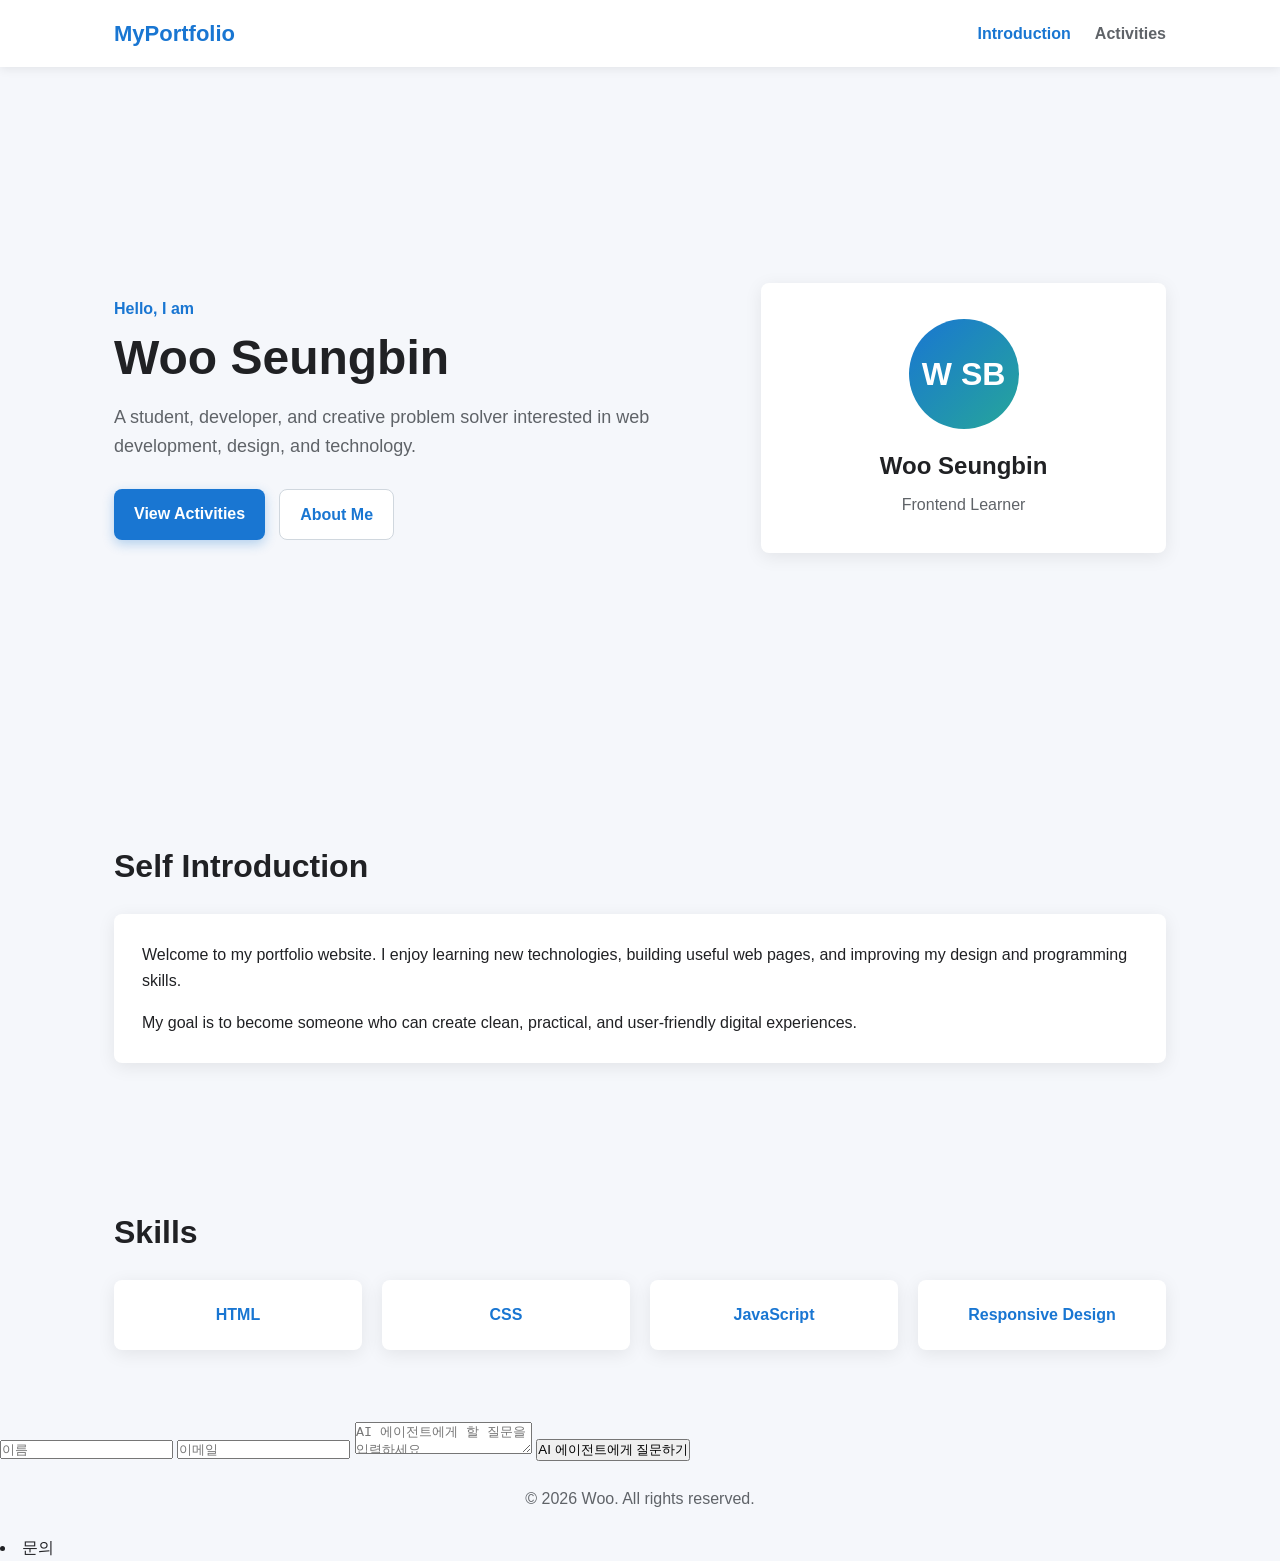
<file: index.html>
<!DOCTYPE html>
<html lang="en">
<head>
  <meta charset="UTF-8" />
  <meta name="viewport" content="width=device-width, initial-scale=1.0" />
  <title>My Portfolio | Introduction</title>
  <link rel="stylesheet" href="style.css" />
</head>
<body>
  <header class="app-header">
    <nav class="navbar">
      <a href="index.html" class="logo">MyPortfolio</a>

      <button class="menu-btn" id="menuBtn" aria-label="Open menu">
        <span></span>
        <span></span>
        <span></span>
      </button>

      <ul class="nav-links" id="navLinks">
        <li><a href="index.html" class="active">Introduction</a></li>
        <li><a href="activities.html">Activities</a></li>
      </ul>
    </nav>
  </header>

  <main>
    <section class="hero section">
      <div class="hero-content">
        <p class="eyebrow">Hello, I am</p>
        <h1>Woo Seungbin</h1>
        <p class="subtitle">
          A student, developer, and creative problem solver interested in web
          development, design, and technology.
        </p>

        <div class="hero-actions">
          <a href="activities.html" class="btn primary">View Activities</a>
          <a href="#about" class="btn secondary">About Me</a>
        </div>
      </div>

      <div class="profile-card">
        <div class="avatar">W SB</div>
        <h2>Woo Seungbin</h2>
        <p>Frontend Learner</p>
      </div>
    </section>

    <section id="about" class="section">
      <h2 class="section-title">Self Introduction</h2>

      <div class="card">
        <p>
          Welcome to my portfolio website. I enjoy learning new technologies,
          building useful web pages, and improving my design and programming
          skills.
        </p>
        <p>
          My goal is to become someone who can create clean, practical, and
          user-friendly digital experiences.
        </p>
      </div>
    </section>

    <section class="section">
      <h2 class="section-title">Skills</h2>

      <div class="skill-grid">
        <div class="skill-card">HTML</div>
        <div class="skill-card">CSS</div>
        <div class="skill-card">JavaScript</div>
        <div class="skill-card">Responsive Design</div>
      </div>
    </section>
  </main>

    <form id="contactForm">
  <input type="text" id="visitorName" placeholder="이름" required>
  <input type="email" id="visitorEmail" placeholder="이메일" required>
  <textarea id="visitorMessage" placeholder="AI 에이전트에게 할 질문을 입력하세요" required></textarea>
 
  <button type="submit">AI 에이전트에게 질문하기</button>
</form>

<div id="responseMessage" style="display:none; margin-top: 15px; font-weight: bold;"></div>

<script>
document.getElementById('contactForm').addEventListener('submit', async function(e) {
  e.preventDefault(); // 폼 제출 시 페이지가 새로고침되는 것을 막습니다.

  const name = document.getElementById('visitorName').value;
  const email = document.getElementById('visitorEmail').value;
  const message = document.getElementById('visitorMessage').value;
  const responseDiv = document.getElementById('responseMessage');

  responseDiv.style.display = 'block';
  responseDiv.style.color = 'blue';
  responseDiv.innerText = 'AI 에이전트가 질문을 분석 중입니다... 잠시만 기다려주세요.';

  // ⚠️ 중요: 아래 URL을 Make.com에서 발급받은 Custom Webhook URL로 교체하세요!
  const makeWebhookUrl = 'https://hook.us2.make.com/1r8l2z6tl3vhml5d9o6g3v7d3823gw3o';

  try {
    const response = await fetch(makeWebhookUrl, {
      method: 'POST',
      headers: {
        'Content-Type': 'application/json',
      },
      body: JSON.stringify({
        visitor_name: name,
        visitor_email: email,
        visitor_message: message
      })
    });

    if (response.ok) {
      responseDiv.style.color = 'green';
      responseDiv.innerText = '✅ 질문이 성공적으로 접수되었습니다! 입력하신 메일로 AI의 답변이 곧 발송됩니다.';
      document.getElementById('contactForm').reset(); // 폼 초기화
    } else {
      throw new Error('서버 응답 실패');
    }
  } catch (error) {
    responseDiv.style.color = 'red';
    responseDiv.innerText = '❌ 접수 중 오류가 발생했습니다. 잠시 후 다시 시도해주세요.';
  }
});
</script> 
  
  <footer>
    <p>&copy; 2026 Woo. All rights reserved.</p>
  </footer>

  <script src="script.js"></script>
<li><a href="contact.html">문의</a></li>

</body>
</html>
</file>
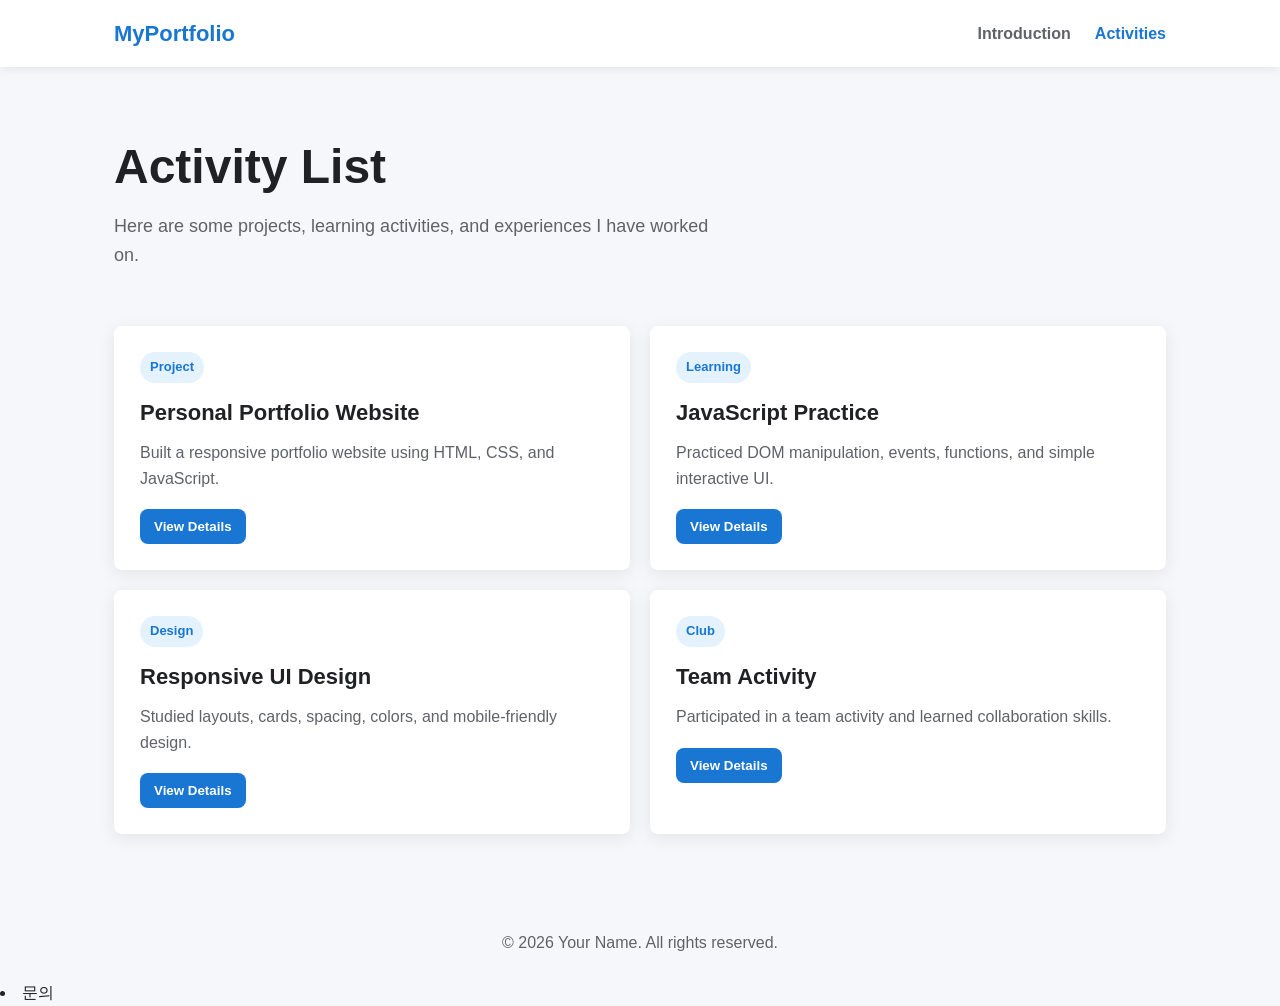
<file: activities.html>
<!DOCTYPE html>
<html lang="en">
<head>
  <meta charset="UTF-8" />
  <meta name="viewport" content="width=device-width, initial-scale=1.0" />
  <title>My Portfolio | Activities</title>
  <link rel="stylesheet" href="style.css" />
</head>
<body>
  <header class="app-header">
    <nav class="navbar">
      <a href="index.html" class="logo">MyPortfolio</a>

      <button class="menu-btn" id="menuBtn" aria-label="Open menu">
        <span></span>
        <span></span>
        <span></span>
      </button>

      <ul class="nav-links" id="navLinks">
        <li><a href="index.html">Introduction</a></li>
        <li><a href="activities.html" class="active">Activities</a></li>
      </ul>
    </nav>
  </header>

  <main>
    <section class="page-header section">
      <h1>Activity List</h1>
      <p>
        Here are some projects, learning activities, and experiences I have worked on.
      </p>
    </section>

    <section class="section activity-section">
      <div class="activity-grid">
        <article class="activity-card">
          <span class="tag">Project</span>
          <h2>Personal Portfolio Website</h2>
          <p>
            Built a responsive portfolio website using HTML, CSS, and JavaScript.
          </p>
          <button class="details-btn">View Details</button>
        </article>

        <article class="activity-card">
          <span class="tag">Learning</span>
          <h2>JavaScript Practice</h2>
          <p>
            Practiced DOM manipulation, events, functions, and simple interactive UI.
          </p>
          <button class="details-btn">View Details</button>
        </article>

        <article class="activity-card">
          <span class="tag">Design</span>
          <h2>Responsive UI Design</h2>
          <p>
            Studied layouts, cards, spacing, colors, and mobile-friendly design.
          </p>
          <button class="details-btn">View Details</button>
        </article>

        <article class="activity-card">
          <span class="tag">Club</span>
          <h2>Team Activity</h2>
          <p>
            Participated in a team activity and learned collaboration skills.
          </p>
          <button class="details-btn">View Details</button>
        </article>
      </div>
    </section>
  </main>

  <footer>
    <p>© 2026 Your Name. All rights reserved.</p>
  </footer>

  <div class="toast" id="toast">Activity details clicked!</div>
  
  <script src="script.js"></script>
<li><a href="contact.html">문의</a></li>

</body>
</html>
</file>
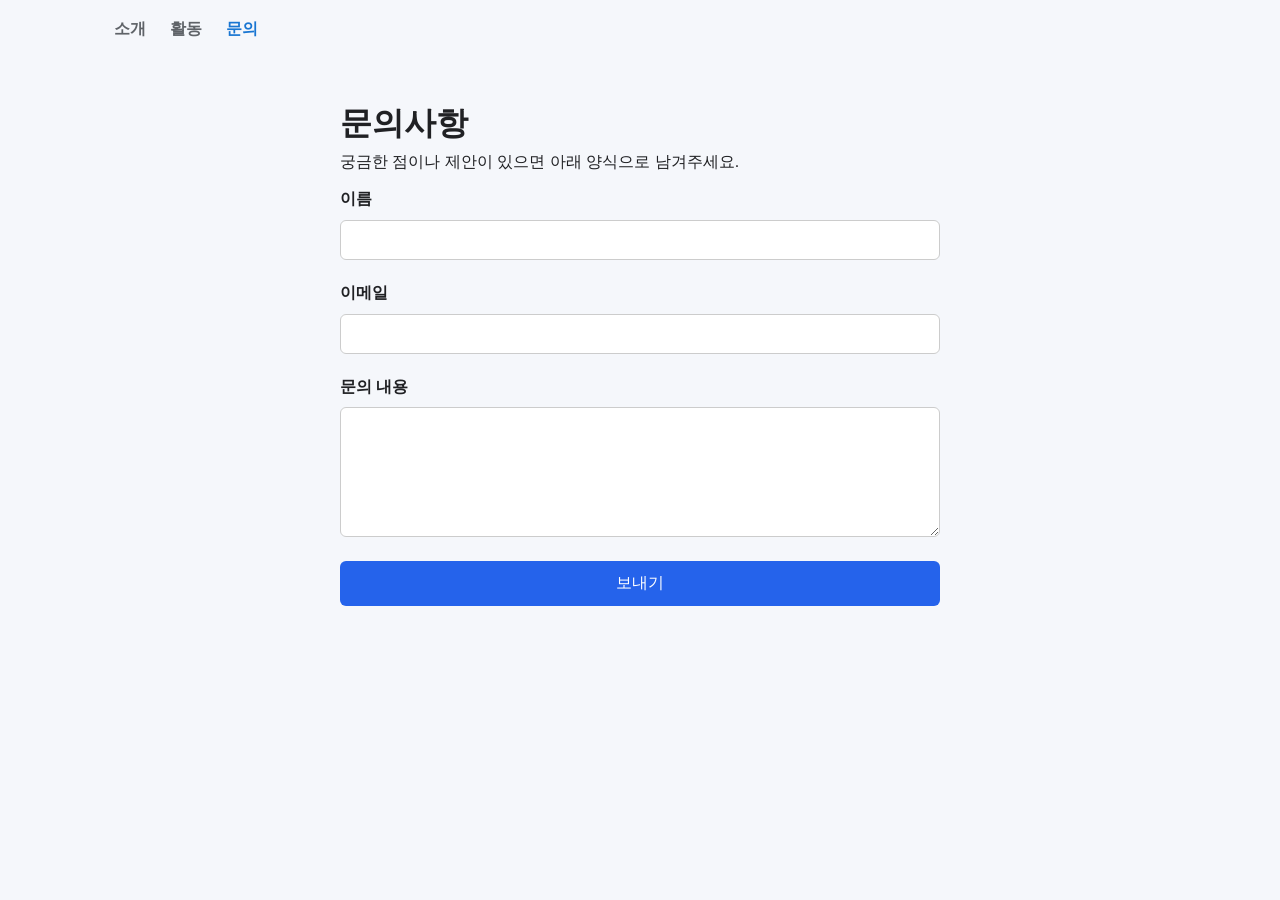
<file: contact.html>
<!DOCTYPE html>
<html lang="ko">
<head>
  <meta charset="UTF-8">
  <meta name="viewport" content="width=device-width, initial-scale=1.0">
  <title>문의사항 | Portfolio</title>
  <link rel="stylesheet" href="style.css">
</head>
<body>
  <header>
    <nav class="navbar">
      <ul class="nav-links">
        <li><a href="index.html">소개</a></li>
        <li><a href="activities.html">활동</a></li>
        <li><a href="contact.html" class="active">문의</a></li>
      </ul>
    </nav>
  </header>

  <main class="contact-section">
    <h1>문의사항</h1>
    <p>궁금한 점이나 제안이 있으면 아래 양식으로 남겨주세요.</p>

    <form id="contactForm" class="contact-form">
      <label for="name">이름</label>
      <input type="text" id="name" name="name" required>

      <label for="email">이메일</label>
      <input type="email" id="email" name="email" required>

      <label for="message">문의 내용</label>
      <textarea id="message" name="message" rows="6" required></textarea>

      <button type="submit">보내기</button>
    </form>

    <p id="formStatus" class="form-status" role="status"></p>
  </main>

  <script src="script.js"></script>
</body>
</html>
</file>
<file: style.css>
* {
  box-sizing: border-box;
  margin: 0;
  padding: 0;
}

:root {
  --primary: #1976d2;
  --primary-dark: #125ca3;
  --accent: #26a69a;
  --bg: #f5f7fb;
  --surface: #ffffff;
  --text: #202124;
  --muted: #5f6368;
  --line: #d0d7de;
  --shadow: 0 4px 18px rgba(0, 0, 0, 0.08);
}

html {
  scroll-behavior: smooth;
}

body {
  font-family: Arial, Helvetica, sans-serif;
  background: var(--bg);
  color: var(--text);
  line-height: 1.6;
}

a {
  color: inherit;
  text-decoration: none;
}

.app-header {
  position: sticky;
  top: 0;
  z-index: 100;
  background: var(--surface);
  box-shadow: 0 2px 10px rgba(0, 0, 0, 0.08);
}

.navbar {
  max-width: 1100px;
  margin: 0 auto;
  padding: 16px 24px;
  display: flex;
  align-items: center;
  justify-content: space-between;
}

.logo {
  font-size: 22px;
  font-weight: 700;
  color: var(--primary);
}

.nav-links {
  list-style: none;
  display: flex;
  gap: 24px;
}

.nav-links a {
  color: var(--muted);
  font-weight: 600;
  transition: color 0.2s ease;
}

.nav-links a:hover,
.nav-links a.active {
  color: var(--primary);
}

.menu-btn {
  width: 42px;
  height: 42px;
  border: none;
  border-radius: 8px;
  background: var(--primary);
  cursor: pointer;
  display: none;
  place-items: center;
  gap: 4px;
  padding: 10px;
}

.menu-btn span {
  display: block;
  width: 20px;
  height: 2px;
  background: #ffffff;
  border-radius: 999px;
}

.section {
  max-width: 1100px;
  margin: 0 auto;
  padding: 72px 24px;
}

.hero {
  min-height: 78vh;
  display: grid;
  grid-template-columns: 1.5fr 1fr;
  align-items: center;
  gap: 40px;
}

.eyebrow {
  margin-bottom: 8px;
  color: var(--primary);
  font-weight: 700;
}

.hero h1,
.page-header h1 {
  margin-bottom: 18px;
  font-size: 48px;
  line-height: 1.15;
}

.subtitle,
.page-header p {
  max-width: 620px;
  color: var(--muted);
  font-size: 18px;
}

.hero-actions {
  margin-top: 28px;
  display: flex;
  flex-wrap: wrap;
  gap: 14px;
}

.btn {
  display: inline-block;
  padding: 12px 20px;
  border-radius: 8px;
  font-weight: 700;
  transition: transform 0.2s ease, box-shadow 0.2s ease;
}

.btn:hover {
  transform: translateY(-2px);
}

.btn.primary {
  background: var(--primary);
  color: #ffffff;
  box-shadow: 0 4px 12px rgba(25, 118, 210, 0.3);
}

.btn.secondary {
  background: var(--surface);
  color: var(--primary);
  border: 1px solid var(--line);
}

.profile-card,
.card,
.activity-card,
.skill-card {
  background: var(--surface);
  border-radius: 8px;
  box-shadow: var(--shadow);
}

.profile-card {
  padding: 36px 24px;
  text-align: center;
}

.avatar {
  width: 110px;
  height: 110px;
  margin: 0 auto 18px;
  border-radius: 50%;
  background: linear-gradient(135deg, var(--primary), var(--accent));
  color: #ffffff;
  display: grid;
  place-items: center;
  font-size: 32px;
  font-weight: 800;
}

.profile-card h2 {
  margin-bottom: 6px;
}

.profile-card p,
.activity-card p {
  color: var(--muted);
}

.section-title {
  margin-bottom: 22px;
  font-size: 32px;
}

.card {
  padding: 28px;
}

.card p + p {
  margin-top: 16px;
}

.skill-grid,
.activity-grid {
  display: grid;
  gap: 20px;
}

.skill-grid {
  grid-template-columns: repeat(4, 1fr);
}

.skill-card {
  padding: 22px;
  color: var(--primary);
  text-align: center;
  font-weight: 700;
}

.page-header {
  padding-bottom: 32px;
}

.activity-section {
  padding-top: 24px;
}

.activity-grid {
  grid-template-columns: repeat(2, 1fr);
}

.activity-card {
  padding: 26px;
  transition: transform 0.2s ease, box-shadow 0.2s ease;
}

.activity-card:hover {
  transform: translateY(-4px);
  box-shadow: 0 8px 24px rgba(0, 0, 0, 0.12);
}

.activity-card h2 {
  margin: 12px 0 10px;
  font-size: 22px;
}

.activity-card p {
  margin-bottom: 18px;
}

.tag {
  display: inline-block;
  padding: 5px 10px;
  border-radius: 999px;
  background: #e3f2fd;
  color: var(--primary);
  font-size: 13px;
  font-weight: 700;
}

.details-btn {
  border: none;
  border-radius: 8px;
  background: var(--primary);
  color: #ffffff;
  padding: 10px 14px;
  font-weight: 700;
  cursor: pointer;
}

.details-btn:hover {
  background: var(--primary-dark);
}

.toast {
  position: fixed;
  right: 24px;
  bottom: 24px;
  padding: 14px 18px;
  border-radius: 8px;
  background: var(--text);
  color: #ffffff;
  opacity: 0;
  pointer-events: none;
  transform: translateY(16px);
  transition: all 0.25s ease;
}

.toast.show {
  opacity: 1;
  transform: translateY(0);
}

footer {
  padding: 24px;
  color: var(--muted);
  text-align: center;
}

@media (max-width: 768px) {
  .menu-btn {
    display: grid;
  }

  .nav-links {
    position: absolute;
    top: 74px;
    left: 0;
    width: 100%;
    display: none;
    flex-direction: column;
    gap: 0;
    background: var(--surface);
    box-shadow: 0 8px 18px rgba(0, 0, 0, 0.08);
  }

  .nav-links.show {
    display: flex;
  }

  .nav-links li {
    border-top: 1px solid #edf0f3;
  }

  .nav-links a {
    display: block;
    padding: 16px 24px;
  }

  .hero {
    min-height: auto;
    grid-template-columns: 1fr;
  }

  .hero h1,
  .page-header h1 {
    font-size: 38px;
  }

  .skill-grid,
  .activity-grid {
    grid-template-columns: 1fr;
  }
}
.contact-section {
  max-width: 640px;
  margin: 40px auto;
  padding: 0 20px;
}
.contact-form {
  display: flex;
  flex-direction: column;
  gap: 8px;
}
.contact-form label {
  font-weight: 600;
  margin-top: 12px;
}
.contact-form input,
.contact-form textarea {
  padding: 10px;
  border: 1px solid #ccc;
  border-radius: 6px;
  font-size: 1rem;
  font-family: inherit;
}
.contact-form button {
  margin-top: 16px;
  padding: 12px;
  border: none;
  border-radius: 6px;
  background: #2563eb;
  color: #fff;
  font-size: 1rem;
  cursor: pointer;
}
.contact-form button:hover { background: #1d4ed8; }
.form-status { margin-top: 16px; font-weight: 600; }
</file>
